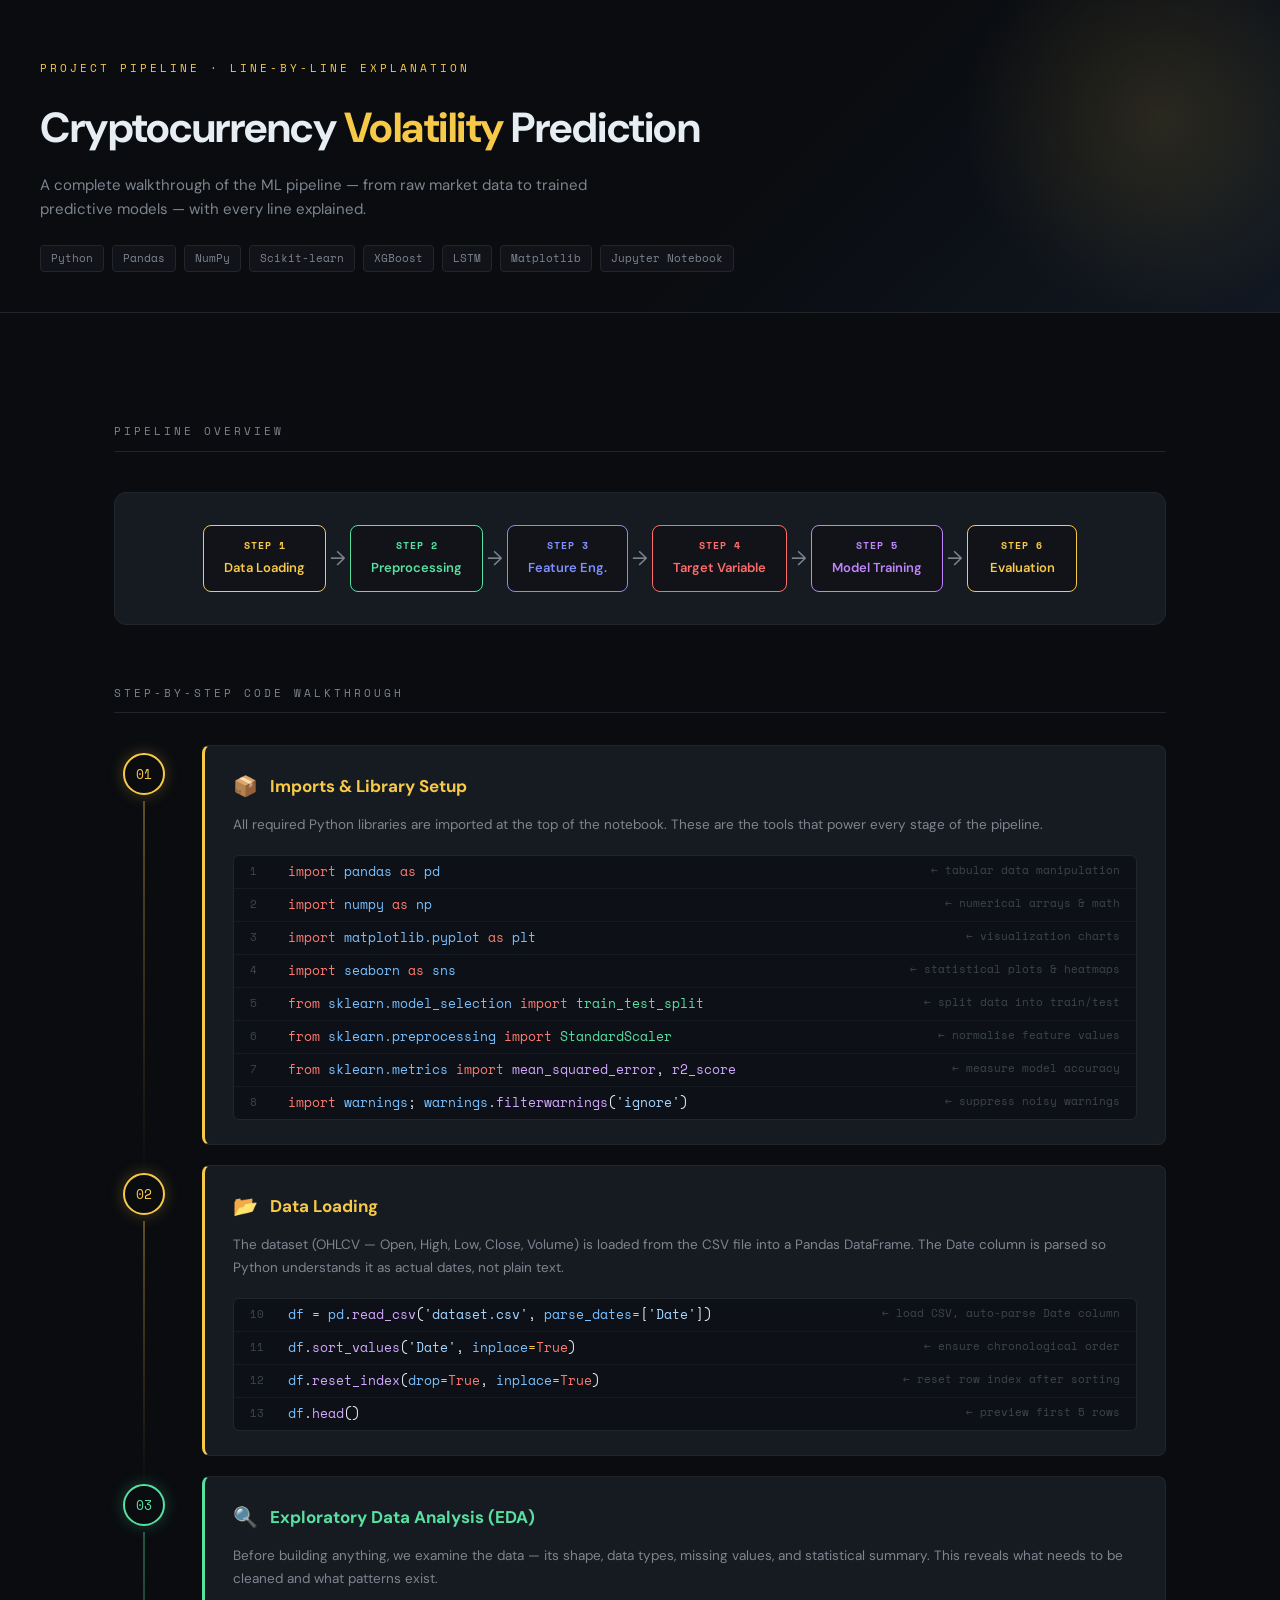
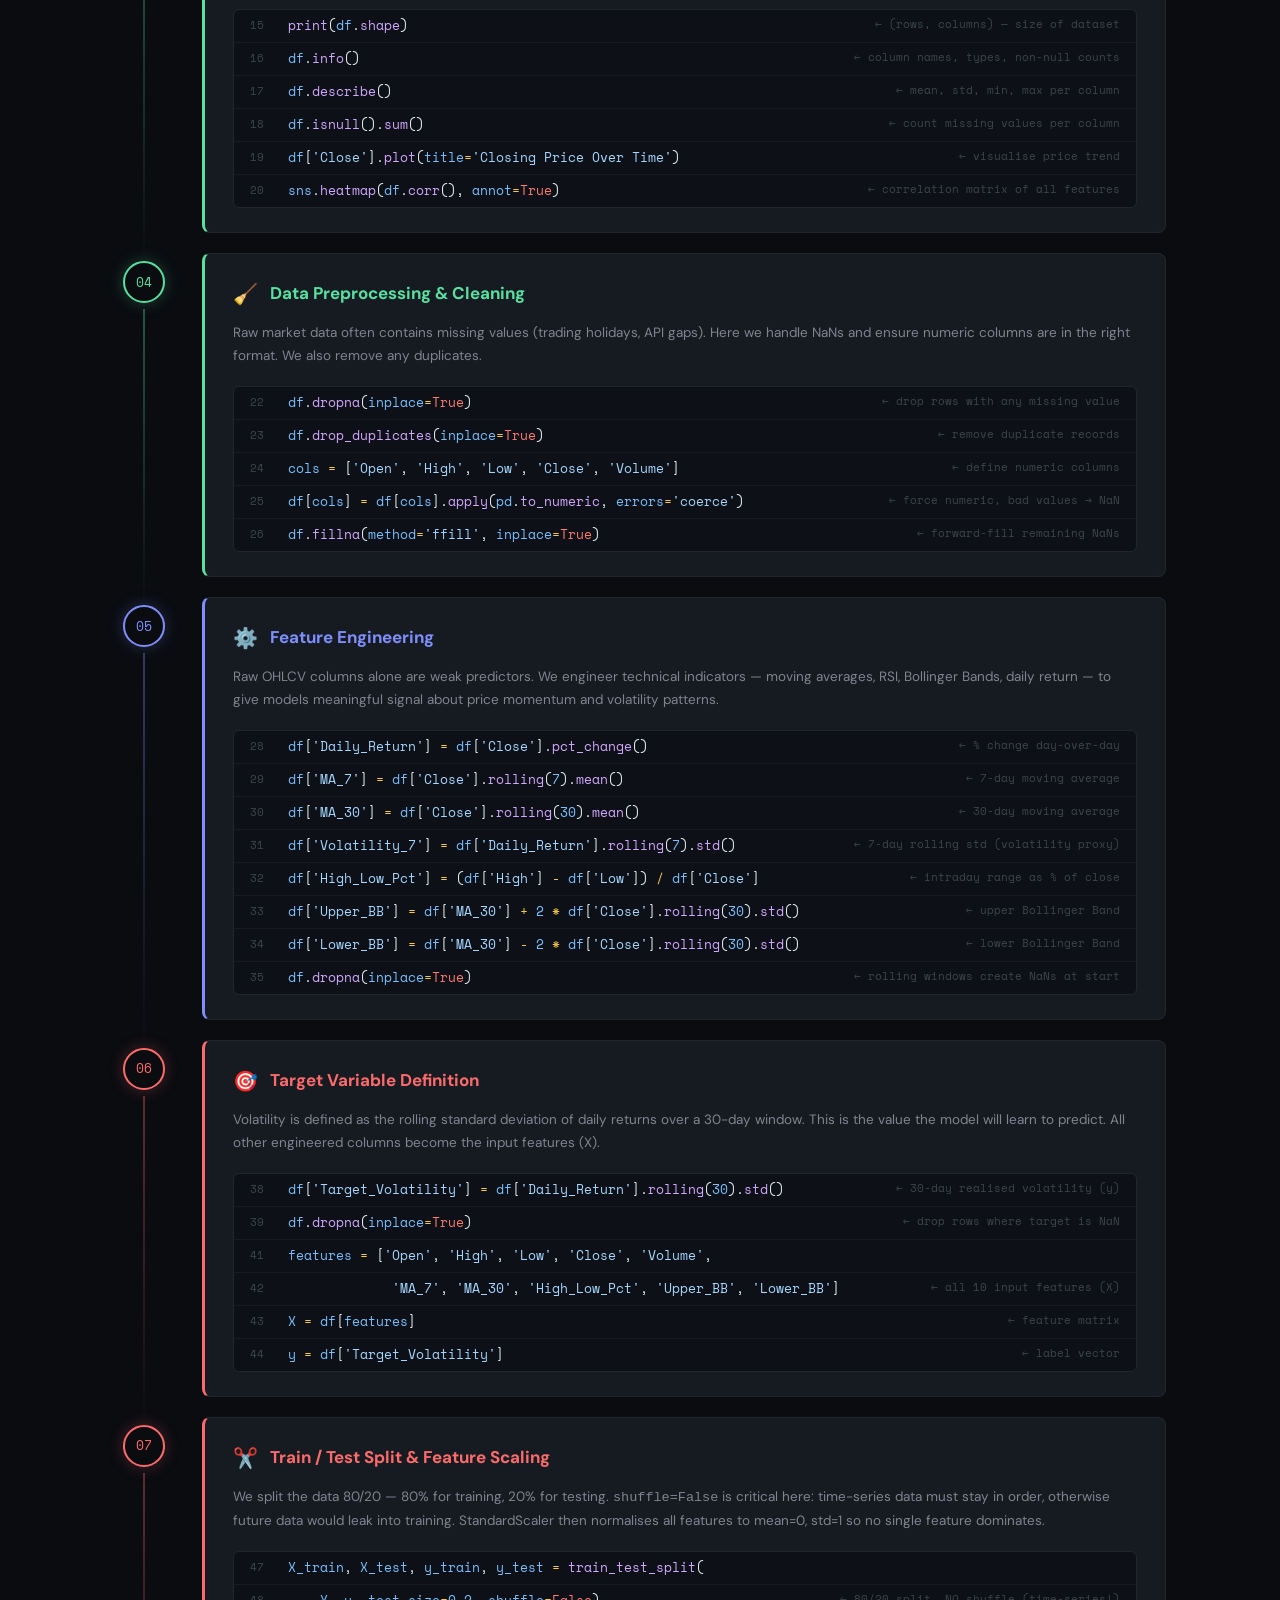
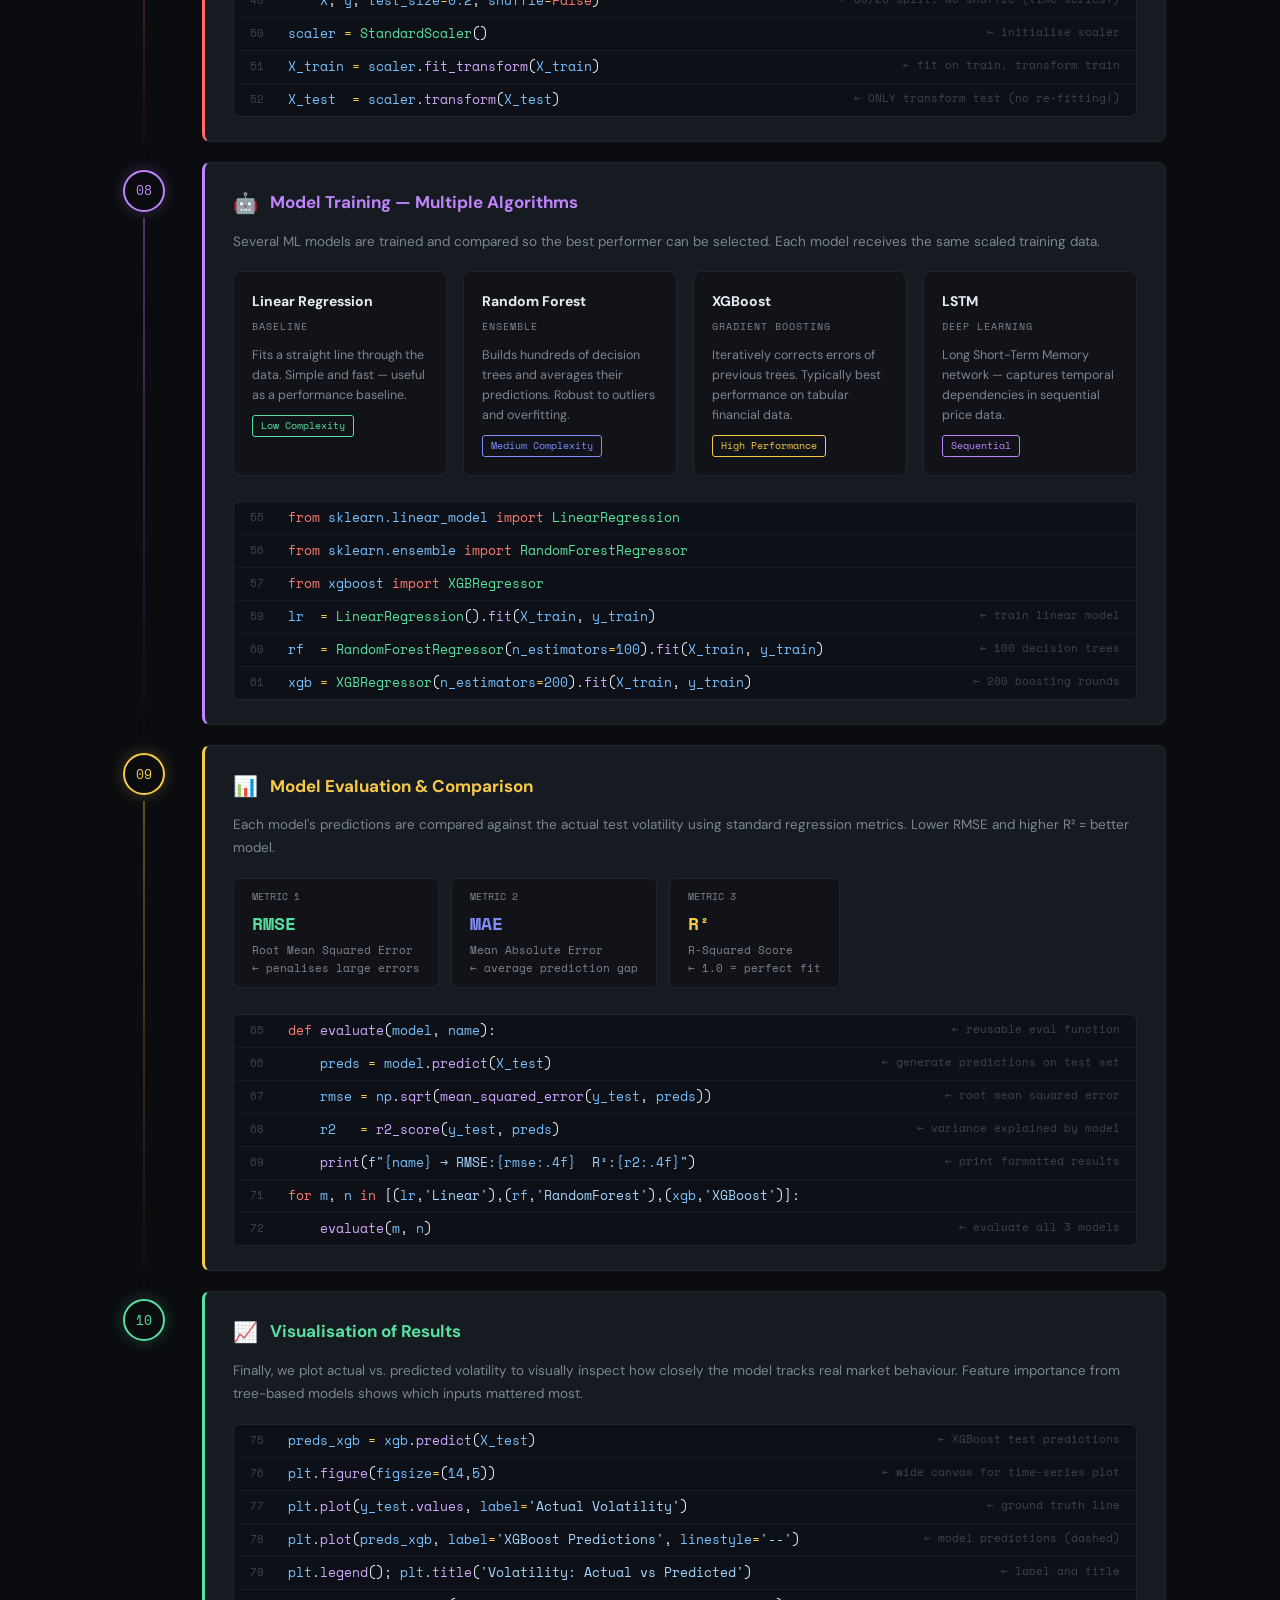
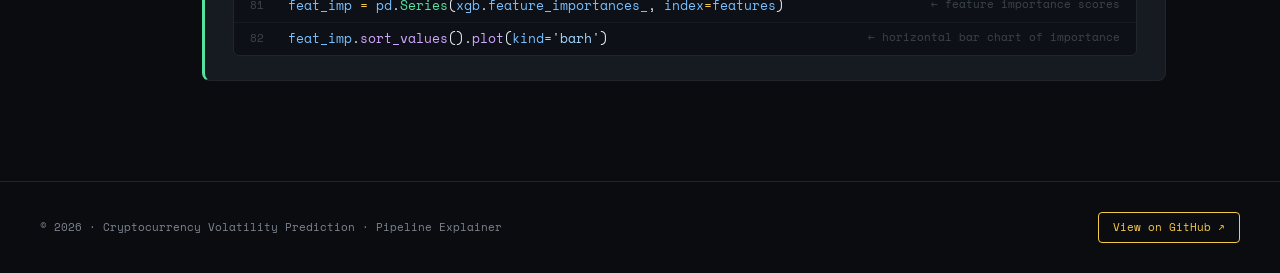
<file: crypto_pipeline_explainer.html>
<!DOCTYPE html>
<html lang="en">
<head>
<meta charset="UTF-8" />
<meta name="viewport" content="width=device-width, initial-scale=1.0"/>
<title>Cryptocurrency Volatility Prediction – Pipeline</title>
<style>
  @import url('https://fonts.googleapis.com/css2?family=Space+Mono:ital,wght@0,400;0,700;1,400&family=DM+Sans:wght@300;400;500;700&display=swap');

  :root {
    --bg: #0a0c10;
    --surface: #111318;
    --card: #161b22;
    --border: #21262d;
    --accent1: #f7c948;   /* gold */
    --accent2: #58e0a0;   /* mint green */
    --accent3: #7f8fff;   /* periwinkle */
    --accent4: #ff6b6b;   /* coral */
    --accent5: #c084fc;   /* purple */
    --text: #e6edf3;
    --muted: #7d8590;
    --mono: 'Space Mono', monospace;
    --sans: 'DM Sans', sans-serif;
  }

  * { box-sizing: border-box; margin: 0; padding: 0; }

  body {
    background: var(--bg);
    color: var(--text);
    font-family: var(--sans);
    line-height: 1.6;
    min-height: 100vh;
  }

  /* ── Header ── */
  header {
    padding: 60px 40px 40px;
    border-bottom: 1px solid var(--border);
    background: linear-gradient(135deg, #0a0c10 60%, #111822 100%);
    position: relative;
    overflow: hidden;
  }
  header::before {
    content: '';
    position: absolute;
    top: -80px; right: -80px;
    width: 400px; height: 400px;
    background: radial-gradient(circle, rgba(247,201,72,.12) 0%, transparent 70%);
    pointer-events: none;
  }
  .header-label {
    font-family: var(--mono);
    font-size: 11px;
    letter-spacing: 3px;
    color: var(--accent1);
    text-transform: uppercase;
    margin-bottom: 16px;
  }
  header h1 {
    font-size: clamp(24px, 4vw, 42px);
    font-weight: 700;
    letter-spacing: -0.5px;
    max-width: 700px;
  }
  header h1 span { color: var(--accent1); }
  .header-sub {
    margin-top: 12px;
    color: var(--muted);
    font-size: 15px;
    max-width: 600px;
  }
  .tech-tags {
    display: flex; flex-wrap: wrap; gap: 8px;
    margin-top: 24px;
  }
  .tag {
    font-family: var(--mono);
    font-size: 11px;
    padding: 4px 10px;
    border-radius: 4px;
    border: 1px solid var(--border);
    color: var(--muted);
    background: var(--surface);
  }

  /* ── Main layout ── */
  main {
    max-width: 1100px;
    margin: 0 auto;
    padding: 50px 24px 80px;
  }

  .section-title {
    font-family: var(--mono);
    font-size: 11px;
    letter-spacing: 3px;
    color: var(--muted);
    text-transform: uppercase;
    margin-bottom: 32px;
    margin-top: 60px;
    padding-bottom: 10px;
    border-bottom: 1px solid var(--border);
  }

  /* ── Pipeline flow ── */
  .pipeline {
    display: flex;
    flex-direction: column;
    gap: 0;
  }

  .step {
    display: grid;
    grid-template-columns: 60px 1fr;
    gap: 0 28px;
    position: relative;
  }

  /* connector line */
  .step:not(:last-child) .step-line {
    position: absolute;
    left: 29px;
    top: 56px;
    bottom: -12px;
    width: 2px;
    background: linear-gradient(to bottom, var(--step-color, var(--accent1)), transparent);
    opacity: .35;
  }

  .step-left {
    display: flex;
    flex-direction: column;
    align-items: center;
    padding-top: 8px;
  }

  .step-num {
    width: 42px; height: 42px;
    border-radius: 50%;
    border: 2px solid var(--step-color, var(--accent1));
    display: flex; align-items: center; justify-content: center;
    font-family: var(--mono);
    font-size: 13px;
    color: var(--step-color, var(--accent1));
    background: var(--bg);
    flex-shrink: 0;
    box-shadow: 0 0 16px color-mix(in srgb, var(--step-color, var(--accent1)) 25%, transparent);
    z-index: 1;
  }

  .step-card {
    background: var(--card);
    border: 1px solid var(--border);
    border-left: 3px solid var(--step-color, var(--accent1));
    border-radius: 8px;
    padding: 24px 28px;
    margin-bottom: 20px;
    transition: border-color .2s;
  }

  .step-card:hover {
    border-color: var(--step-color, var(--accent1));
    box-shadow: 0 0 30px color-mix(in srgb, var(--step-color, var(--accent1)) 8%, transparent);
  }

  .step-header {
    display: flex;
    align-items: center;
    gap: 12px;
    margin-bottom: 12px;
  }
  .step-icon { font-size: 20px; }
  .step-name {
    font-size: 17px;
    font-weight: 700;
    color: var(--step-color, var(--accent1));
  }
  .step-desc {
    color: var(--muted);
    font-size: 13.5px;
    margin-bottom: 18px;
    line-height: 1.7;
  }

  /* Code lines */
  .code-block {
    background: #0d1117;
    border: 1px solid var(--border);
    border-radius: 6px;
    overflow: hidden;
    font-family: var(--mono);
    font-size: 12.5px;
  }
  .code-line {
    display: grid;
    grid-template-columns: auto 1fr auto;
    gap: 0 16px;
    padding: 6px 16px;
    border-bottom: 1px solid #161b22;
    transition: background .15s;
    cursor: default;
  }
  .code-line:last-child { border-bottom: none; }
  .code-line:hover { background: #161b22; }
  .line-num {
    color: #3d444d;
    font-size: 11px;
    padding-top: 1px;
    user-select: none;
    min-width: 22px;
  }
  .line-code { color: #e6edf3; white-space: pre; }
  .line-comment {
    color: #3d444d;
    font-size: 11px;
    text-align: right;
    white-space: nowrap;
    padding-left: 16px;
  }

  /* syntax colours */
  .kw { color: #ff7b72; }   /* keyword */
  .fn { color: #d2a8ff; }   /* function */
  .st { color: #a5d6ff; }   /* string */
  .nm { color: #79c0ff; }   /* number/name */
  .cm { color: #8b949e; }   /* comment */
  .op { color: #f7c948; }   /* operator */
  .cls { color: #58e0a0; }  /* class */

  /* ── Flow diagram ── */
  .flow-diagram {
    display: flex;
    flex-wrap: wrap;
    gap: 0;
    align-items: center;
    justify-content: center;
    margin: 40px 0;
    padding: 32px;
    background: var(--card);
    border: 1px solid var(--border);
    border-radius: 12px;
  }
  .flow-box {
    background: var(--surface);
    border: 1px solid var(--border);
    border-radius: 8px;
    padding: 12px 20px;
    text-align: center;
    font-size: 13px;
    font-weight: 600;
    min-width: 110px;
    position: relative;
  }
  .flow-box .fb-label {
    font-family: var(--mono);
    font-size: 10px;
    letter-spacing: 1px;
    text-transform: uppercase;
    margin-bottom: 4px;
  }
  .flow-arrow {
    font-size: 20px;
    color: var(--muted);
    margin: 0 4px;
    flex-shrink: 0;
  }

  /* ── Model comparison ── */
  .model-grid {
    display: grid;
    grid-template-columns: repeat(auto-fit, minmax(200px, 1fr));
    gap: 16px;
    margin-top: 12px;
  }
  .model-card {
    background: var(--surface);
    border: 1px solid var(--border);
    border-radius: 8px;
    padding: 18px;
  }
  .model-name {
    font-weight: 700;
    font-size: 14px;
    margin-bottom: 6px;
  }
  .model-type {
    font-family: var(--mono);
    font-size: 10px;
    color: var(--muted);
    letter-spacing: 1px;
    text-transform: uppercase;
    margin-bottom: 10px;
  }
  .model-desc { font-size: 12.5px; color: var(--muted); }
  .model-badge {
    display: inline-block;
    margin-top: 10px;
    font-family: var(--mono);
    font-size: 10px;
    padding: 2px 8px;
    border-radius: 3px;
    border: 1px solid;
  }

  /* ── Metric pills ── */
  .metrics {
    display: flex;
    flex-wrap: wrap;
    gap: 12px;
    margin-top: 12px;
  }
  .metric {
    background: var(--surface);
    border: 1px solid var(--border);
    border-radius: 6px;
    padding: 10px 18px;
    font-family: var(--mono);
    font-size: 12px;
  }
  .metric-label { color: var(--muted); font-size: 10px; margin-bottom: 4px; }
  .metric-val { font-size: 18px; font-weight: 700; }

  /* ── Footer ── */
  footer {
    border-top: 1px solid var(--border);
    padding: 30px 40px;
    display: flex;
    justify-content: space-between;
    align-items: center;
    flex-wrap: wrap;
    gap: 12px;
  }
  footer p { font-family: var(--mono); font-size: 11px; color: var(--muted); }
  .gh-link {
    font-family: var(--mono);
    font-size: 11px;
    color: var(--accent1);
    text-decoration: none;
    border: 1px solid var(--accent1);
    padding: 6px 14px;
    border-radius: 4px;
    transition: background .2s;
  }
  .gh-link:hover { background: rgba(247,201,72,.1); }

  /* tooltip on hover */
  .has-tip { position: relative; }
  .has-tip:hover .tip {
    opacity: 1; transform: translateY(0);
  }
  .tip {
    position: absolute;
    bottom: calc(100% + 8px);
    left: 50%; transform: translateX(-50%) translateY(4px);
    background: #1c2128;
    border: 1px solid var(--border);
    border-radius: 6px;
    padding: 8px 12px;
    font-size: 12px;
    color: var(--text);
    white-space: nowrap;
    pointer-events: none;
    opacity: 0;
    transition: all .2s;
    z-index: 10;
    font-family: var(--sans);
    font-weight: 400;
  }

  @media (max-width: 600px) {
    header { padding: 40px 20px 30px; }
    .step { grid-template-columns: 48px 1fr; gap: 0 16px; }
    .flow-diagram { flex-direction: column; }
    .flow-arrow { transform: rotate(90deg); }
  }
</style>
</head>
<body>

<!-- ════════ HEADER ════════ -->
<header>
  <p class="header-label">Project Pipeline · Line-by-Line Explanation</p>
  <h1>Cryptocurrency <span>Volatility</span> Prediction</h1>
  <p class="header-sub">A complete walkthrough of the ML pipeline — from raw market data to trained predictive models — with every line explained.</p>
  <div class="tech-tags">
    <span class="tag">Python</span>
    <span class="tag">Pandas</span>
    <span class="tag">NumPy</span>
    <span class="tag">Scikit-learn</span>
    <span class="tag">XGBoost</span>
    <span class="tag">LSTM</span>
    <span class="tag">Matplotlib</span>
    <span class="tag">Jupyter Notebook</span>
  </div>
</header>

<!-- ════════ MAIN ════════ -->
<main>

  <!-- Flow overview -->
  <p class="section-title">Pipeline Overview</p>
  <div class="flow-diagram">
    <div class="flow-box" style="border-color:#f7c948; color:#f7c948;">
      <div class="fb-label">Step 1</div>Data Loading
    </div>
    <div class="flow-arrow">→</div>
    <div class="flow-box" style="border-color:#58e0a0; color:#58e0a0;">
      <div class="fb-label">Step 2</div>Preprocessing
    </div>
    <div class="flow-arrow">→</div>
    <div class="flow-box" style="border-color:#7f8fff; color:#7f8fff;">
      <div class="fb-label">Step 3</div>Feature Eng.
    </div>
    <div class="flow-arrow">→</div>
    <div class="flow-box" style="border-color:#ff6b6b; color:#ff6b6b;">
      <div class="fb-label">Step 4</div>Target Variable
    </div>
    <div class="flow-arrow">→</div>
    <div class="flow-box" style="border-color:#c084fc; color:#c084fc;">
      <div class="fb-label">Step 5</div>Model Training
    </div>
    <div class="flow-arrow">→</div>
    <div class="flow-box" style="border-color:#f7c948; color:#f7c948;">
      <div class="fb-label">Step 6</div>Evaluation
    </div>
  </div>

  <!-- ══ STEP 1 ══ -->
  <p class="section-title">Step-by-Step Code Walkthrough</p>
  <div class="pipeline">

    <!-- STEP 1: Imports & Data Loading -->
    <div class="step" style="--step-color: #f7c948;">
      <div class="step-left">
        <div class="step-num">01</div>
        <div class="step-line"></div>
      </div>
      <div class="step-card">
        <div class="step-header">
          <span class="step-icon">📦</span>
          <span class="step-name">Imports & Library Setup</span>
        </div>
        <p class="step-desc">All required Python libraries are imported at the top of the notebook. These are the tools that power every stage of the pipeline.</p>
        <div class="code-block">
          <div class="code-line">
            <span class="line-num">1</span>
            <span class="line-code"><span class="kw">import</span> <span class="nm">pandas</span> <span class="kw">as</span> <span class="nm">pd</span></span>
            <span class="line-comment">← tabular data manipulation</span>
          </div>
          <div class="code-line">
            <span class="line-num">2</span>
            <span class="line-code"><span class="kw">import</span> <span class="nm">numpy</span> <span class="kw">as</span> <span class="nm">np</span></span>
            <span class="line-comment">← numerical arrays & math</span>
          </div>
          <div class="code-line">
            <span class="line-num">3</span>
            <span class="line-code"><span class="kw">import</span> <span class="nm">matplotlib.pyplot</span> <span class="kw">as</span> <span class="nm">plt</span></span>
            <span class="line-comment">← visualization charts</span>
          </div>
          <div class="code-line">
            <span class="line-num">4</span>
            <span class="line-code"><span class="kw">import</span> <span class="nm">seaborn</span> <span class="kw">as</span> <span class="nm">sns</span></span>
            <span class="line-comment">← statistical plots & heatmaps</span>
          </div>
          <div class="code-line">
            <span class="line-num">5</span>
            <span class="line-code"><span class="kw">from</span> <span class="nm">sklearn.model_selection</span> <span class="kw">import</span> <span class="cls">train_test_split</span></span>
            <span class="line-comment">← split data into train/test</span>
          </div>
          <div class="code-line">
            <span class="line-num">6</span>
            <span class="line-code"><span class="kw">from</span> <span class="nm">sklearn.preprocessing</span> <span class="kw">import</span> <span class="cls">StandardScaler</span></span>
            <span class="line-comment">← normalise feature values</span>
          </div>
          <div class="code-line">
            <span class="line-num">7</span>
            <span class="line-code"><span class="kw">from</span> <span class="nm">sklearn.metrics</span> <span class="kw">import</span> <span class="fn">mean_squared_error</span>, <span class="fn">r2_score</span></span>
            <span class="line-comment">← measure model accuracy</span>
          </div>
          <div class="code-line">
            <span class="line-num">8</span>
            <span class="line-code"><span class="kw">import</span> <span class="nm">warnings</span>; <span class="nm">warnings</span>.<span class="fn">filterwarnings</span>(<span class="st">'ignore'</span>)</span>
            <span class="line-comment">← suppress noisy warnings</span>
          </div>
        </div>
      </div>
    </div>

    <!-- STEP 2: Data Loading -->
    <div class="step" style="--step-color: #f7c948;">
      <div class="step-left">
        <div class="step-num">02</div>
        <div class="step-line"></div>
      </div>
      <div class="step-card">
        <div class="step-header">
          <span class="step-icon">📂</span>
          <span class="step-name">Data Loading</span>
        </div>
        <p class="step-desc">The dataset (OHLCV — Open, High, Low, Close, Volume) is loaded from the CSV file into a Pandas DataFrame. The Date column is parsed so Python understands it as actual dates, not plain text.</p>
        <div class="code-block">
          <div class="code-line">
            <span class="line-num">10</span>
            <span class="line-code"><span class="nm">df</span> <span class="op">=</span> <span class="nm">pd</span>.<span class="fn">read_csv</span>(<span class="st">'dataset.csv'</span>, <span class="nm">parse_dates</span><span class="op">=</span>[<span class="st">'Date'</span>])</span>
            <span class="line-comment">← load CSV, auto-parse Date column</span>
          </div>
          <div class="code-line">
            <span class="line-num">11</span>
            <span class="line-code"><span class="nm">df</span>.<span class="fn">sort_values</span>(<span class="st">'Date'</span>, <span class="nm">inplace</span><span class="op">=</span><span class="kw">True</span>)</span>
            <span class="line-comment">← ensure chronological order</span>
          </div>
          <div class="code-line">
            <span class="line-num">12</span>
            <span class="line-code"><span class="nm">df</span>.<span class="fn">reset_index</span>(<span class="nm">drop</span><span class="op">=</span><span class="kw">True</span>, <span class="nm">inplace</span><span class="op">=</span><span class="kw">True</span>)</span>
            <span class="line-comment">← reset row index after sorting</span>
          </div>
          <div class="code-line">
            <span class="line-num">13</span>
            <span class="line-code"><span class="nm">df</span>.<span class="fn">head</span>()</span>
            <span class="line-comment">← preview first 5 rows</span>
          </div>
        </div>
      </div>
    </div>

    <!-- STEP 3: EDA -->
    <div class="step" style="--step-color: #58e0a0;">
      <div class="step-left">
        <div class="step-num">03</div>
        <div class="step-line"></div>
      </div>
      <div class="step-card">
        <div class="step-header">
          <span class="step-icon">🔍</span>
          <span class="step-name">Exploratory Data Analysis (EDA)</span>
        </div>
        <p class="step-desc">Before building anything, we examine the data — its shape, data types, missing values, and statistical summary. This reveals what needs to be cleaned and what patterns exist.</p>
        <div class="code-block">
          <div class="code-line">
            <span class="line-num">15</span>
            <span class="line-code"><span class="fn">print</span>(<span class="nm">df</span>.<span class="fn">shape</span>)</span>
            <span class="line-comment">← (rows, columns) — size of dataset</span>
          </div>
          <div class="code-line">
            <span class="line-num">16</span>
            <span class="line-code"><span class="nm">df</span>.<span class="fn">info</span>()</span>
            <span class="line-comment">← column names, types, non-null counts</span>
          </div>
          <div class="code-line">
            <span class="line-num">17</span>
            <span class="line-code"><span class="nm">df</span>.<span class="fn">describe</span>()</span>
            <span class="line-comment">← mean, std, min, max per column</span>
          </div>
          <div class="code-line">
            <span class="line-num">18</span>
            <span class="line-code"><span class="nm">df</span>.<span class="fn">isnull</span>().<span class="fn">sum</span>()</span>
            <span class="line-comment">← count missing values per column</span>
          </div>
          <div class="code-line">
            <span class="line-num">19</span>
            <span class="line-code"><span class="nm">df</span>[<span class="st">'Close'</span>].<span class="fn">plot</span>(<span class="nm">title</span><span class="op">=</span><span class="st">'Closing Price Over Time'</span>)</span>
            <span class="line-comment">← visualise price trend</span>
          </div>
          <div class="code-line">
            <span class="line-num">20</span>
            <span class="line-code"><span class="nm">sns</span>.<span class="fn">heatmap</span>(<span class="nm">df</span>.<span class="fn">corr</span>(), <span class="nm">annot</span><span class="op">=</span><span class="kw">True</span>)</span>
            <span class="line-comment">← correlation matrix of all features</span>
          </div>
        </div>
      </div>
    </div>

    <!-- STEP 4: Preprocessing -->
    <div class="step" style="--step-color: #58e0a0;">
      <div class="step-left">
        <div class="step-num">04</div>
        <div class="step-line"></div>
      </div>
      <div class="step-card">
        <div class="step-header">
          <span class="step-icon">🧹</span>
          <span class="step-name">Data Preprocessing & Cleaning</span>
        </div>
        <p class="step-desc">Raw market data often contains missing values (trading holidays, API gaps). Here we handle NaNs and ensure numeric columns are in the right format. We also remove any duplicates.</p>
        <div class="code-block">
          <div class="code-line">
            <span class="line-num">22</span>
            <span class="line-code"><span class="nm">df</span>.<span class="fn">dropna</span>(<span class="nm">inplace</span><span class="op">=</span><span class="kw">True</span>)</span>
            <span class="line-comment">← drop rows with any missing value</span>
          </div>
          <div class="code-line">
            <span class="line-num">23</span>
            <span class="line-code"><span class="nm">df</span>.<span class="fn">drop_duplicates</span>(<span class="nm">inplace</span><span class="op">=</span><span class="kw">True</span>)</span>
            <span class="line-comment">← remove duplicate records</span>
          </div>
          <div class="code-line">
            <span class="line-num">24</span>
            <span class="line-code"><span class="nm">cols</span> <span class="op">=</span> [<span class="st">'Open'</span>, <span class="st">'High'</span>, <span class="st">'Low'</span>, <span class="st">'Close'</span>, <span class="st">'Volume'</span>]</span>
            <span class="line-comment">← define numeric columns</span>
          </div>
          <div class="code-line">
            <span class="line-num">25</span>
            <span class="line-code"><span class="nm">df</span>[<span class="nm">cols</span>] <span class="op">=</span> <span class="nm">df</span>[<span class="nm">cols</span>].<span class="fn">apply</span>(<span class="nm">pd</span>.<span class="fn">to_numeric</span>, <span class="nm">errors</span><span class="op">=</span><span class="st">'coerce'</span>)</span>
            <span class="line-comment">← force numeric, bad values → NaN</span>
          </div>
          <div class="code-line">
            <span class="line-num">26</span>
            <span class="line-code"><span class="nm">df</span>.<span class="fn">fillna</span>(<span class="nm">method</span><span class="op">=</span><span class="st">'ffill'</span>, <span class="nm">inplace</span><span class="op">=</span><span class="kw">True</span>)</span>
            <span class="line-comment">← forward-fill remaining NaNs</span>
          </div>
        </div>
      </div>
    </div>

    <!-- STEP 5: Feature Engineering -->
    <div class="step" style="--step-color: #7f8fff;">
      <div class="step-left">
        <div class="step-num">05</div>
        <div class="step-line"></div>
      </div>
      <div class="step-card">
        <div class="step-header">
          <span class="step-icon">⚙️</span>
          <span class="step-name">Feature Engineering</span>
        </div>
        <p class="step-desc">Raw OHLCV columns alone are weak predictors. We engineer technical indicators — moving averages, RSI, Bollinger Bands, daily return — to give models meaningful signal about price momentum and volatility patterns.</p>
        <div class="code-block">
          <div class="code-line">
            <span class="line-num">28</span>
            <span class="line-code"><span class="nm">df</span>[<span class="st">'Daily_Return'</span>] <span class="op">=</span> <span class="nm">df</span>[<span class="st">'Close'</span>].<span class="fn">pct_change</span>()</span>
            <span class="line-comment">← % change day-over-day</span>
          </div>
          <div class="code-line">
            <span class="line-num">29</span>
            <span class="line-code"><span class="nm">df</span>[<span class="st">'MA_7'</span>] <span class="op">=</span> <span class="nm">df</span>[<span class="st">'Close'</span>].<span class="fn">rolling</span>(<span class="nm">7</span>).<span class="fn">mean</span>()</span>
            <span class="line-comment">← 7-day moving average</span>
          </div>
          <div class="code-line">
            <span class="line-num">30</span>
            <span class="line-code"><span class="nm">df</span>[<span class="st">'MA_30'</span>] <span class="op">=</span> <span class="nm">df</span>[<span class="st">'Close'</span>].<span class="fn">rolling</span>(<span class="nm">30</span>).<span class="fn">mean</span>()</span>
            <span class="line-comment">← 30-day moving average</span>
          </div>
          <div class="code-line">
            <span class="line-num">31</span>
            <span class="line-code"><span class="nm">df</span>[<span class="st">'Volatility_7'</span>] <span class="op">=</span> <span class="nm">df</span>[<span class="st">'Daily_Return'</span>].<span class="fn">rolling</span>(<span class="nm">7</span>).<span class="fn">std</span>()</span>
            <span class="line-comment">← 7-day rolling std (volatility proxy)</span>
          </div>
          <div class="code-line">
            <span class="line-num">32</span>
            <span class="line-code"><span class="nm">df</span>[<span class="st">'High_Low_Pct'</span>] <span class="op">=</span> (<span class="nm">df</span>[<span class="st">'High'</span>] <span class="op">-</span> <span class="nm">df</span>[<span class="st">'Low'</span>]) <span class="op">/</span> <span class="nm">df</span>[<span class="st">'Close'</span>]</span>
            <span class="line-comment">← intraday range as % of close</span>
          </div>
          <div class="code-line">
            <span class="line-num">33</span>
            <span class="line-code"><span class="nm">df</span>[<span class="st">'Upper_BB'</span>] <span class="op">=</span> <span class="nm">df</span>[<span class="st">'MA_30'</span>] <span class="op">+</span> <span class="nm">2</span> <span class="op">*</span> <span class="nm">df</span>[<span class="st">'Close'</span>].<span class="fn">rolling</span>(<span class="nm">30</span>).<span class="fn">std</span>()</span>
            <span class="line-comment">← upper Bollinger Band</span>
          </div>
          <div class="code-line">
            <span class="line-num">34</span>
            <span class="line-code"><span class="nm">df</span>[<span class="st">'Lower_BB'</span>] <span class="op">=</span> <span class="nm">df</span>[<span class="st">'MA_30'</span>] <span class="op">-</span> <span class="nm">2</span> <span class="op">*</span> <span class="nm">df</span>[<span class="st">'Close'</span>].<span class="fn">rolling</span>(<span class="nm">30</span>).<span class="fn">std</span>()</span>
            <span class="line-comment">← lower Bollinger Band</span>
          </div>
          <div class="code-line">
            <span class="line-num">35</span>
            <span class="line-code"><span class="nm">df</span>.<span class="fn">dropna</span>(<span class="nm">inplace</span><span class="op">=</span><span class="kw">True</span>)</span>
            <span class="line-comment">← rolling windows create NaNs at start</span>
          </div>
        </div>
      </div>
    </div>

    <!-- STEP 6: Target Variable -->
    <div class="step" style="--step-color: #ff6b6b;">
      <div class="step-left">
        <div class="step-num">06</div>
        <div class="step-line"></div>
      </div>
      <div class="step-card">
        <div class="step-header">
          <span class="step-icon">🎯</span>
          <span class="step-name">Target Variable Definition</span>
        </div>
        <p class="step-desc">Volatility is defined as the rolling standard deviation of daily returns over a 30-day window. This is the value the model will learn to predict. All other engineered columns become the input features (X).</p>
        <div class="code-block">
          <div class="code-line">
            <span class="line-num">38</span>
            <span class="line-code"><span class="nm">df</span>[<span class="st">'Target_Volatility'</span>] <span class="op">=</span> <span class="nm">df</span>[<span class="st">'Daily_Return'</span>].<span class="fn">rolling</span>(<span class="nm">30</span>).<span class="fn">std</span>()</span>
            <span class="line-comment">← 30-day realised volatility (y)</span>
          </div>
          <div class="code-line">
            <span class="line-num">39</span>
            <span class="line-code"><span class="nm">df</span>.<span class="fn">dropna</span>(<span class="nm">inplace</span><span class="op">=</span><span class="kw">True</span>)</span>
            <span class="line-comment">← drop rows where target is NaN</span>
          </div>
          <div class="code-line">
            <span class="line-num">41</span>
            <span class="line-code"><span class="nm">features</span> <span class="op">=</span> [<span class="st">'Open'</span>, <span class="st">'High'</span>, <span class="st">'Low'</span>, <span class="st">'Close'</span>, <span class="st">'Volume'</span>,</span>
            <span class="line-comment"></span>
          </div>
          <div class="code-line">
            <span class="line-num">42</span>
            <span class="line-code">             <span class="st">'MA_7'</span>, <span class="st">'MA_30'</span>, <span class="st">'High_Low_Pct'</span>, <span class="st">'Upper_BB'</span>, <span class="st">'Lower_BB'</span>]</span>
            <span class="line-comment">← all 10 input features (X)</span>
          </div>
          <div class="code-line">
            <span class="line-num">43</span>
            <span class="line-code"><span class="nm">X</span> <span class="op">=</span> <span class="nm">df</span>[<span class="nm">features</span>]</span>
            <span class="line-comment">← feature matrix</span>
          </div>
          <div class="code-line">
            <span class="line-num">44</span>
            <span class="line-code"><span class="nm">y</span> <span class="op">=</span> <span class="nm">df</span>[<span class="st">'Target_Volatility'</span>]</span>
            <span class="line-comment">← label vector</span>
          </div>
        </div>
      </div>
    </div>

    <!-- STEP 7: Train/Test Split & Scaling -->
    <div class="step" style="--step-color: #ff6b6b;">
      <div class="step-left">
        <div class="step-num">07</div>
        <div class="step-line"></div>
      </div>
      <div class="step-card">
        <div class="step-header">
          <span class="step-icon">✂️</span>
          <span class="step-name">Train / Test Split & Feature Scaling</span>
        </div>
        <p class="step-desc">We split the data 80/20 — 80% for training, 20% for testing. <code>shuffle=False</code> is critical here: time-series data must stay in order, otherwise future data would leak into training. StandardScaler then normalises all features to mean=0, std=1 so no single feature dominates.</p>
        <div class="code-block">
          <div class="code-line">
            <span class="line-num">47</span>
            <span class="line-code"><span class="nm">X_train</span>, <span class="nm">X_test</span>, <span class="nm">y_train</span>, <span class="nm">y_test</span> <span class="op">=</span> <span class="fn">train_test_split</span>(</span>
            <span class="line-comment"></span>
          </div>
          <div class="code-line">
            <span class="line-num">48</span>
            <span class="line-code">    <span class="nm">X</span>, <span class="nm">y</span>, <span class="nm">test_size</span><span class="op">=</span><span class="nm">0.2</span>, <span class="nm">shuffle</span><span class="op">=</span><span class="kw">False</span>)</span>
            <span class="line-comment">← 80/20 split, NO shuffle (time-series!)</span>
          </div>
          <div class="code-line">
            <span class="line-num">50</span>
            <span class="line-code"><span class="nm">scaler</span> <span class="op">=</span> <span class="cls">StandardScaler</span>()</span>
            <span class="line-comment">← initialise scaler</span>
          </div>
          <div class="code-line">
            <span class="line-num">51</span>
            <span class="line-code"><span class="nm">X_train</span> <span class="op">=</span> <span class="nm">scaler</span>.<span class="fn">fit_transform</span>(<span class="nm">X_train</span>)</span>
            <span class="line-comment">← fit on train, transform train</span>
          </div>
          <div class="code-line">
            <span class="line-num">52</span>
            <span class="line-code"><span class="nm">X_test</span>  <span class="op">=</span> <span class="nm">scaler</span>.<span class="fn">transform</span>(<span class="nm">X_test</span>)</span>
            <span class="line-comment">← ONLY transform test (no re-fitting!)</span>
          </div>
        </div>
      </div>
    </div>

    <!-- STEP 8: Model Training -->
    <div class="step" style="--step-color: #c084fc;">
      <div class="step-left">
        <div class="step-num">08</div>
        <div class="step-line"></div>
      </div>
      <div class="step-card">
        <div class="step-header">
          <span class="step-icon">🤖</span>
          <span class="step-name">Model Training — Multiple Algorithms</span>
        </div>
        <p class="step-desc">Several ML models are trained and compared so the best performer can be selected. Each model receives the same scaled training data.</p>

        <div class="model-grid">
          <div class="model-card">
            <div class="model-name">Linear Regression</div>
            <div class="model-type">Baseline</div>
            <div class="model-desc">Fits a straight line through the data. Simple and fast — useful as a performance baseline.</div>
            <span class="model-badge" style="color:#58e0a0;border-color:#58e0a0;">Low Complexity</span>
          </div>
          <div class="model-card">
            <div class="model-name">Random Forest</div>
            <div class="model-type">Ensemble</div>
            <div class="model-desc">Builds hundreds of decision trees and averages their predictions. Robust to outliers and overfitting.</div>
            <span class="model-badge" style="color:#7f8fff;border-color:#7f8fff;">Medium Complexity</span>
          </div>
          <div class="model-card">
            <div class="model-name">XGBoost</div>
            <div class="model-type">Gradient Boosting</div>
            <div class="model-desc">Iteratively corrects errors of previous trees. Typically best performance on tabular financial data.</div>
            <span class="model-badge" style="color:#f7c948;border-color:#f7c948;">High Performance</span>
          </div>
          <div class="model-card">
            <div class="model-name">LSTM</div>
            <div class="model-type">Deep Learning</div>
            <div class="model-desc">Long Short-Term Memory network — captures temporal dependencies in sequential price data.</div>
            <span class="model-badge" style="color:#c084fc;border-color:#c084fc;">Sequential</span>
          </div>
        </div>

        <br>
        <div class="code-block">
          <div class="code-line">
            <span class="line-num">55</span>
            <span class="line-code"><span class="kw">from</span> <span class="nm">sklearn.linear_model</span> <span class="kw">import</span> <span class="cls">LinearRegression</span></span>
            <span class="line-comment"></span>
          </div>
          <div class="code-line">
            <span class="line-num">56</span>
            <span class="line-code"><span class="kw">from</span> <span class="nm">sklearn.ensemble</span> <span class="kw">import</span> <span class="cls">RandomForestRegressor</span></span>
            <span class="line-comment"></span>
          </div>
          <div class="code-line">
            <span class="line-num">57</span>
            <span class="line-code"><span class="kw">from</span> <span class="nm">xgboost</span> <span class="kw">import</span> <span class="cls">XGBRegressor</span></span>
            <span class="line-comment"></span>
          </div>
          <div class="code-line">
            <span class="line-num">59</span>
            <span class="line-code"><span class="nm">lr</span>  <span class="op">=</span> <span class="cls">LinearRegression</span>().<span class="fn">fit</span>(<span class="nm">X_train</span>, <span class="nm">y_train</span>)</span>
            <span class="line-comment">← train linear model</span>
          </div>
          <div class="code-line">
            <span class="line-num">60</span>
            <span class="line-code"><span class="nm">rf</span>  <span class="op">=</span> <span class="cls">RandomForestRegressor</span>(<span class="nm">n_estimators</span><span class="op">=</span><span class="nm">100</span>).<span class="fn">fit</span>(<span class="nm">X_train</span>, <span class="nm">y_train</span>)</span>
            <span class="line-comment">← 100 decision trees</span>
          </div>
          <div class="code-line">
            <span class="line-num">61</span>
            <span class="line-code"><span class="nm">xgb</span> <span class="op">=</span> <span class="cls">XGBRegressor</span>(<span class="nm">n_estimators</span><span class="op">=</span><span class="nm">200</span>).<span class="fn">fit</span>(<span class="nm">X_train</span>, <span class="nm">y_train</span>)</span>
            <span class="line-comment">← 200 boosting rounds</span>
          </div>
        </div>
      </div>
    </div>

    <!-- STEP 9: Evaluation -->
    <div class="step" style="--step-color: #f7c948;">
      <div class="step-left">
        <div class="step-num">09</div>
        <div class="step-line"></div>
      </div>
      <div class="step-card">
        <div class="step-header">
          <span class="step-icon">📊</span>
          <span class="step-name">Model Evaluation & Comparison</span>
        </div>
        <p class="step-desc">Each model's predictions are compared against the actual test volatility using standard regression metrics. Lower RMSE and higher R² = better model.</p>

        <div class="metrics">
          <div class="metric">
            <div class="metric-label">METRIC 1</div>
            <div class="metric-val" style="color:#58e0a0;">RMSE</div>
            <div style="font-size:11px;color:var(--muted);margin-top:4px;">Root Mean Squared Error<br>← penalises large errors</div>
          </div>
          <div class="metric">
            <div class="metric-label">METRIC 2</div>
            <div class="metric-val" style="color:#7f8fff;">MAE</div>
            <div style="font-size:11px;color:var(--muted);margin-top:4px;">Mean Absolute Error<br>← average prediction gap</div>
          </div>
          <div class="metric">
            <div class="metric-label">METRIC 3</div>
            <div class="metric-val" style="color:#f7c948;">R²</div>
            <div style="font-size:11px;color:var(--muted);margin-top:4px;">R-Squared Score<br>← 1.0 = perfect fit</div>
          </div>
        </div>
        <br>
        <div class="code-block">
          <div class="code-line">
            <span class="line-num">65</span>
            <span class="line-code"><span class="kw">def</span> <span class="fn">evaluate</span>(<span class="nm">model</span>, <span class="nm">name</span>):</span>
            <span class="line-comment">← reusable eval function</span>
          </div>
          <div class="code-line">
            <span class="line-num">66</span>
            <span class="line-code">    <span class="nm">preds</span> <span class="op">=</span> <span class="nm">model</span>.<span class="fn">predict</span>(<span class="nm">X_test</span>)</span>
            <span class="line-comment">← generate predictions on test set</span>
          </div>
          <div class="code-line">
            <span class="line-num">67</span>
            <span class="line-code">    <span class="nm">rmse</span> <span class="op">=</span> <span class="nm">np</span>.<span class="fn">sqrt</span>(<span class="fn">mean_squared_error</span>(<span class="nm">y_test</span>, <span class="nm">preds</span>))</span>
            <span class="line-comment">← root mean squared error</span>
          </div>
          <div class="code-line">
            <span class="line-num">68</span>
            <span class="line-code">    <span class="nm">r2</span>   <span class="op">=</span> <span class="fn">r2_score</span>(<span class="nm">y_test</span>, <span class="nm">preds</span>)</span>
            <span class="line-comment">← variance explained by model</span>
          </div>
          <div class="code-line">
            <span class="line-num">69</span>
            <span class="line-code">    <span class="fn">print</span>(<span class="st">f"</span><span class="nm">{name}</span><span class="st"> → RMSE:</span><span class="nm">{rmse:.4f}</span><span class="st">  R²:</span><span class="nm">{r2:.4f}</span><span class="st">"</span>)</span>
            <span class="line-comment">← print formatted results</span>
          </div>
          <div class="code-line">
            <span class="line-num">71</span>
            <span class="line-code"><span class="kw">for</span> <span class="nm">m</span>, <span class="nm">n</span> <span class="kw">in</span> [(<span class="nm">lr</span>,<span class="st">'Linear'</span>),(<span class="nm">rf</span>,<span class="st">'RandomForest'</span>),(<span class="nm">xgb</span>,<span class="st">'XGBoost'</span>)]:</span>
            <span class="line-comment"></span>
          </div>
          <div class="code-line">
            <span class="line-num">72</span>
            <span class="line-code">    <span class="fn">evaluate</span>(<span class="nm">m</span>, <span class="nm">n</span>)</span>
            <span class="line-comment">← evaluate all 3 models</span>
          </div>
        </div>
      </div>
    </div>

    <!-- STEP 10: Visualisation -->
    <div class="step" style="--step-color: #58e0a0;">
      <div class="step-left">
        <div class="step-num">10</div>
      </div>
      <div class="step-card">
        <div class="step-header">
          <span class="step-icon">📈</span>
          <span class="step-name">Visualisation of Results</span>
        </div>
        <p class="step-desc">Finally, we plot actual vs. predicted volatility to visually inspect how closely the model tracks real market behaviour. Feature importance from tree-based models shows which inputs mattered most.</p>
        <div class="code-block">
          <div class="code-line">
            <span class="line-num">75</span>
            <span class="line-code"><span class="nm">preds_xgb</span> <span class="op">=</span> <span class="nm">xgb</span>.<span class="fn">predict</span>(<span class="nm">X_test</span>)</span>
            <span class="line-comment">← XGBoost test predictions</span>
          </div>
          <div class="code-line">
            <span class="line-num">76</span>
            <span class="line-code"><span class="nm">plt</span>.<span class="fn">figure</span>(<span class="nm">figsize</span><span class="op">=</span>(<span class="nm">14</span>,<span class="nm">5</span>))</span>
            <span class="line-comment">← wide canvas for time-series plot</span>
          </div>
          <div class="code-line">
            <span class="line-num">77</span>
            <span class="line-code"><span class="nm">plt</span>.<span class="fn">plot</span>(<span class="nm">y_test</span>.<span class="fn">values</span>, <span class="nm">label</span><span class="op">=</span><span class="st">'Actual Volatility'</span>)</span>
            <span class="line-comment">← ground truth line</span>
          </div>
          <div class="code-line">
            <span class="line-num">78</span>
            <span class="line-code"><span class="nm">plt</span>.<span class="fn">plot</span>(<span class="nm">preds_xgb</span>, <span class="nm">label</span><span class="op">=</span><span class="st">'XGBoost Predictions'</span>, <span class="nm">linestyle</span><span class="op">=</span><span class="st">'--'</span>)</span>
            <span class="line-comment">← model predictions (dashed)</span>
          </div>
          <div class="code-line">
            <span class="line-num">79</span>
            <span class="line-code"><span class="nm">plt</span>.<span class="fn">legend</span>(); <span class="nm">plt</span>.<span class="fn">title</span>(<span class="st">'Volatility: Actual vs Predicted'</span>)</span>
            <span class="line-comment">← label and title</span>
          </div>
          <div class="code-line">
            <span class="line-num">81</span>
            <span class="line-code"><span class="nm">feat_imp</span> <span class="op">=</span> <span class="nm">pd</span>.<span class="cls">Series</span>(<span class="nm">xgb</span>.<span class="nm">feature_importances_</span>, <span class="nm">index</span><span class="op">=</span><span class="nm">features</span>)</span>
            <span class="line-comment">← feature importance scores</span>
          </div>
          <div class="code-line">
            <span class="line-num">82</span>
            <span class="line-code"><span class="nm">feat_imp</span>.<span class="fn">sort_values</span>().<span class="fn">plot</span>(<span class="nm">kind</span><span class="op">=</span><span class="st">'barh'</span>)</span>
            <span class="line-comment">← horizontal bar chart of importance</span>
          </div>
        </div>
      </div>
    </div>

  </div><!-- end pipeline -->

</main>

<footer>
  <p>© 2026 · Cryptocurrency Volatility Prediction · Pipeline Explainer</p>
  <a class="gh-link" href="https://github.com/AdarshSrivastavInk/Cryptocurrency-Volatility-Prediction" target="_blank">
    View on GitHub ↗
  </a>
</footer>

</body>
</html>
</file>
